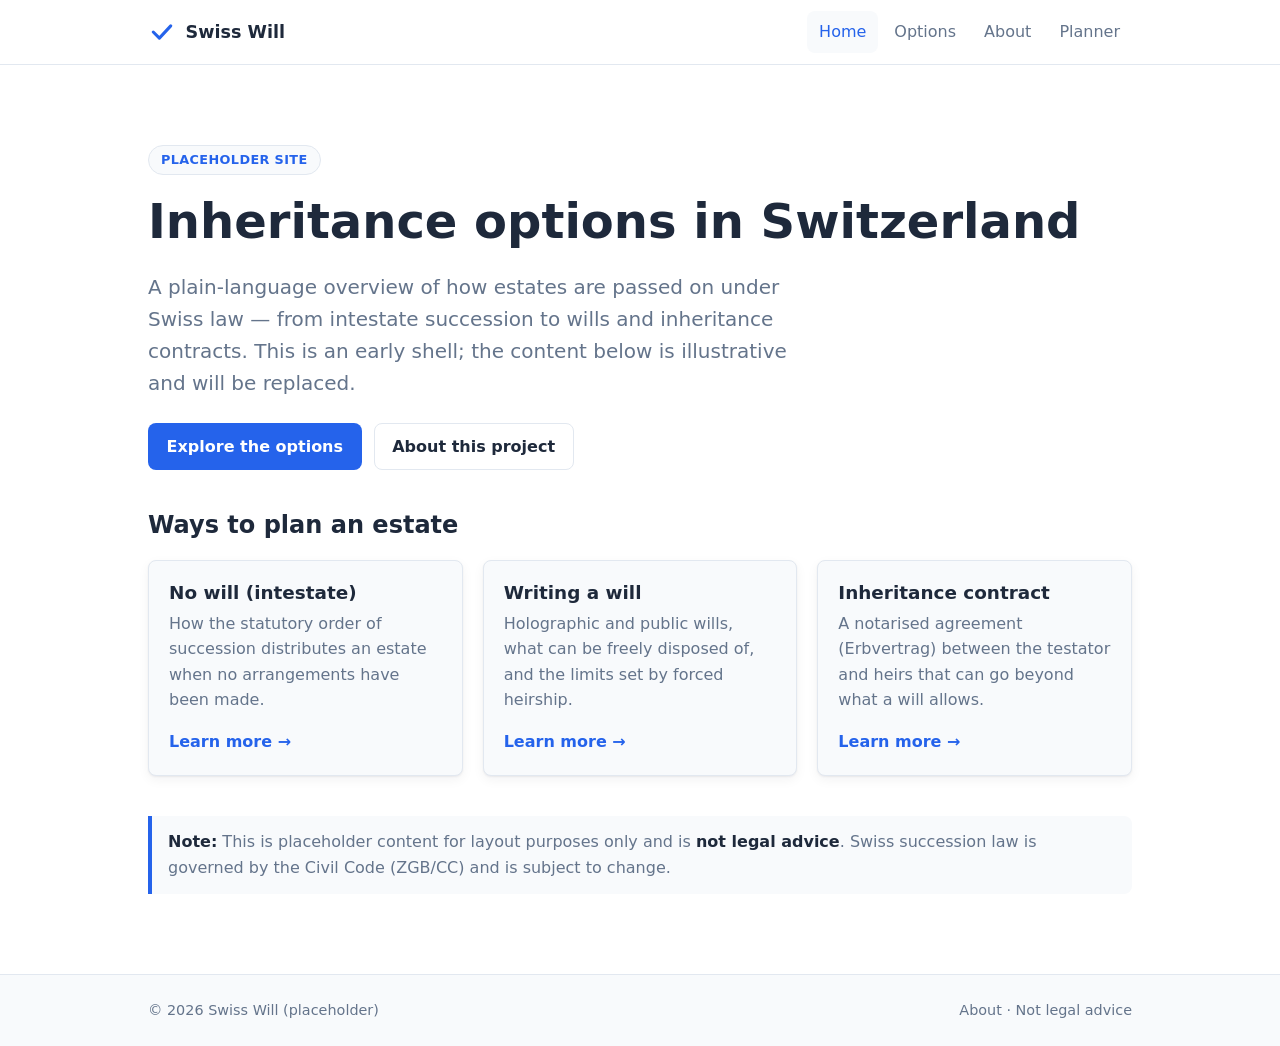
<file: index.html>
<!doctype html>
<html lang="en">
  <head>
    <meta charset="utf-8" />
    <meta name="viewport" content="width=device-width, initial-scale=1" />
    <meta name="color-scheme" content="light dark" />
    <title>Swiss Will — Inheritance options in Switzerland</title>
    <meta
      name="description"
      content="A placeholder site describing the options for inheritance and estate planning in Switzerland."
    />
    <link rel="icon" href="/assets/favicon.svg" type="image/svg+xml" />
    <link rel="stylesheet" href="/assets/css/styles.css" />
    <script defer src="/assets/js/main.js"></script>
  </head>
  <body data-page="home">
    <a class="skip-link" href="#main">Skip to content</a>

    <header class="site-header">
      <div class="container">
        <a class="brand" href="/">
          <img src="/assets/favicon.svg" alt="" />
          <span>Swiss Will</span>
        </a>
        <button
          class="nav-toggle"
          type="button"
          aria-expanded="false"
          aria-controls="primary-nav"
        >
          Menu
        </button>
        <nav class="site-nav" id="primary-nav" aria-label="Primary">
          <ul>
            <li><a data-nav="home" href="/">Home</a></li>
            <li><a data-nav="options" href="/options/">Options</a></li>
            <li><a data-nav="about" href="/about/">About</a></li>
            <li><a data-nav="planner" href="/planner/">Planner</a></li>
          </ul>
        </nav>
      </div>
    </header>

    <main id="main">
      <div class="container">
        <section class="hero">
          <span class="badge">Placeholder site</span>
          <h1>Inheritance options in Switzerland</h1>
          <p class="lead">
            A plain-language overview of how estates are passed on under Swiss
            law — from intestate succession to wills and inheritance contracts.
            This is an early shell; the content below is illustrative and will be
            replaced.
          </p>
          <div class="btn-row">
            <a class="btn btn-primary" href="/options/">Explore the options</a>
            <a class="btn btn-secondary" href="/about/">About this project</a>
          </div>
        </section>

        <section aria-labelledby="options-heading">
          <h2 id="options-heading">Ways to plan an estate</h2>
          <ul class="card-grid">
            <li class="card">
              <h3>No will (intestate)</h3>
              <p>
                How the statutory order of succession distributes an estate when
                no arrangements have been made.
              </p>
              <a href="/options/intestate/">Learn more &rarr;</a>
            </li>
            <li class="card">
              <h3>Writing a will</h3>
              <p>
                Holographic and public wills, what can be freely disposed of,
                and the limits set by forced heirship.
              </p>
              <a href="/options/will/">Learn more &rarr;</a>
            </li>
            <li class="card">
              <h3>Inheritance contract</h3>
              <p>
                A notarised agreement (Erbvertrag) between the testator and heirs
                that can go beyond what a will allows.
              </p>
              <a href="/options/inheritance-contract/">Learn more &rarr;</a>
            </li>
          </ul>
        </section>

        <section>
          <p class="note">
            <strong>Note:</strong> This is placeholder content for layout
            purposes only and is <strong>not legal advice</strong>. Swiss
            succession law is governed by the Civil Code (ZGB/CC) and is subject
            to change.
          </p>
        </section>
      </div>
    </main>

    <footer class="site-footer">
      <div class="container">
        <span>&copy; <span data-year>2026</span> Swiss Will (placeholder)</span>
        <span><a href="/about/">About</a> &middot; Not legal advice</span>
      </div>
    </footer>
  </body>
</html>
</file>
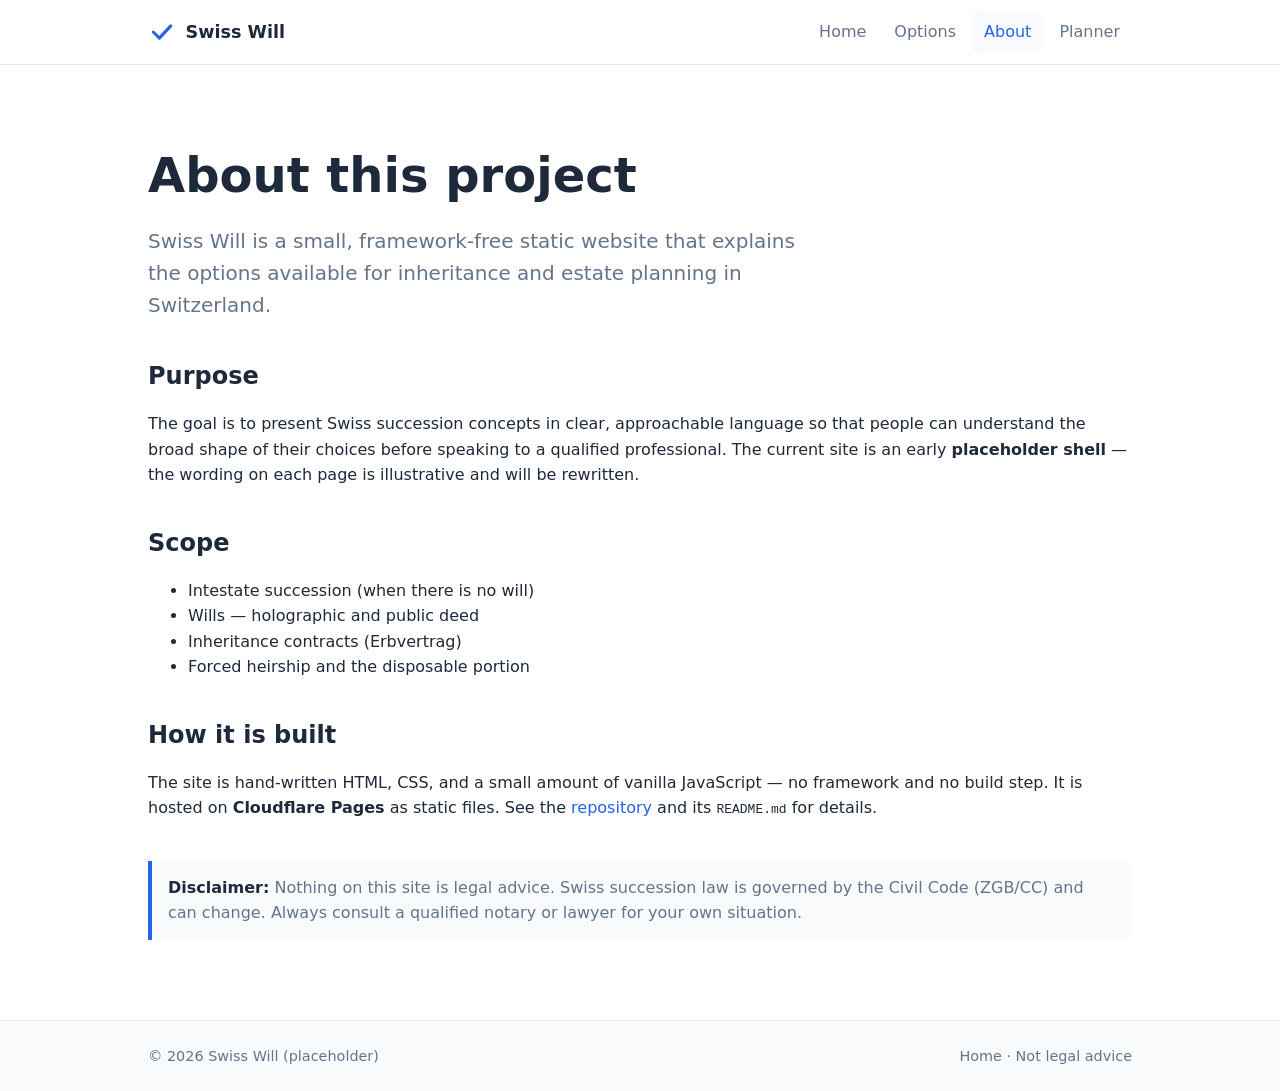
<file: about/index.html>
<!doctype html>
<html lang="en">
  <head>
    <meta charset="utf-8" />
    <meta name="viewport" content="width=device-width, initial-scale=1" />
    <meta name="color-scheme" content="light dark" />
    <title>About — Swiss Will</title>
    <meta
      name="description"
      content="About the Swiss Will placeholder project: purpose, scope, and disclaimer."
    />
    <link rel="icon" href="/assets/favicon.svg" type="image/svg+xml" />
    <link rel="stylesheet" href="/assets/css/styles.css" />
    <script defer src="/assets/js/main.js"></script>
  </head>
  <body data-page="about">
    <a class="skip-link" href="#main">Skip to content</a>

    <header class="site-header">
      <div class="container">
        <a class="brand" href="/">
          <img src="/assets/favicon.svg" alt="" />
          <span>Swiss Will</span>
        </a>
        <button
          class="nav-toggle"
          type="button"
          aria-expanded="false"
          aria-controls="primary-nav"
        >
          Menu
        </button>
        <nav class="site-nav" id="primary-nav" aria-label="Primary">
          <ul>
            <li><a data-nav="home" href="/">Home</a></li>
            <li><a data-nav="options" href="/options/">Options</a></li>
            <li><a data-nav="about" href="/about/">About</a></li>
            <li><a data-nav="planner" href="/planner/">Planner</a></li>
          </ul>
        </nav>
      </div>
    </header>

    <main id="main">
      <div class="container">
        <section class="hero">
          <h1>About this project</h1>
          <p class="lead">
            Swiss Will is a small, framework-free static website that explains
            the options available for inheritance and estate planning in
            Switzerland.
          </p>
        </section>

        <section>
          <h2>Purpose</h2>
          <p>
            The goal is to present Swiss succession concepts in clear,
            approachable language so that people can understand the broad shape
            of their choices before speaking to a qualified professional. The
            current site is an early <strong>placeholder shell</strong> — the
            wording on each page is illustrative and will be rewritten.
          </p>
        </section>

        <section>
          <h2>Scope</h2>
          <ul>
            <li>Intestate succession (when there is no will)</li>
            <li>Wills — holographic and public deed</li>
            <li>Inheritance contracts (Erbvertrag)</li>
            <li>Forced heirship and the disposable portion</li>
          </ul>
        </section>

        <section>
          <h2>How it is built</h2>
          <p>
            The site is hand-written HTML, CSS, and a small amount of vanilla
            JavaScript — no framework and no build step. It is hosted on
            <strong>Cloudflare Pages</strong> as static files. See the
            <a href="https://github.com/gcameron00/swiss-will">repository</a> and
            its <code>README.md</code> for details.
          </p>
        </section>

        <section>
          <p class="note">
            <strong>Disclaimer:</strong> Nothing on this site is legal advice.
            Swiss succession law is governed by the Civil Code (ZGB/CC) and can
            change. Always consult a qualified notary or lawyer for your own
            situation.
          </p>
        </section>
      </div>
    </main>

    <footer class="site-footer">
      <div class="container">
        <span>&copy; <span data-year>2026</span> Swiss Will (placeholder)</span>
        <span><a href="/">Home</a> &middot; Not legal advice</span>
      </div>
    </footer>
  </body>
</html>
</file>
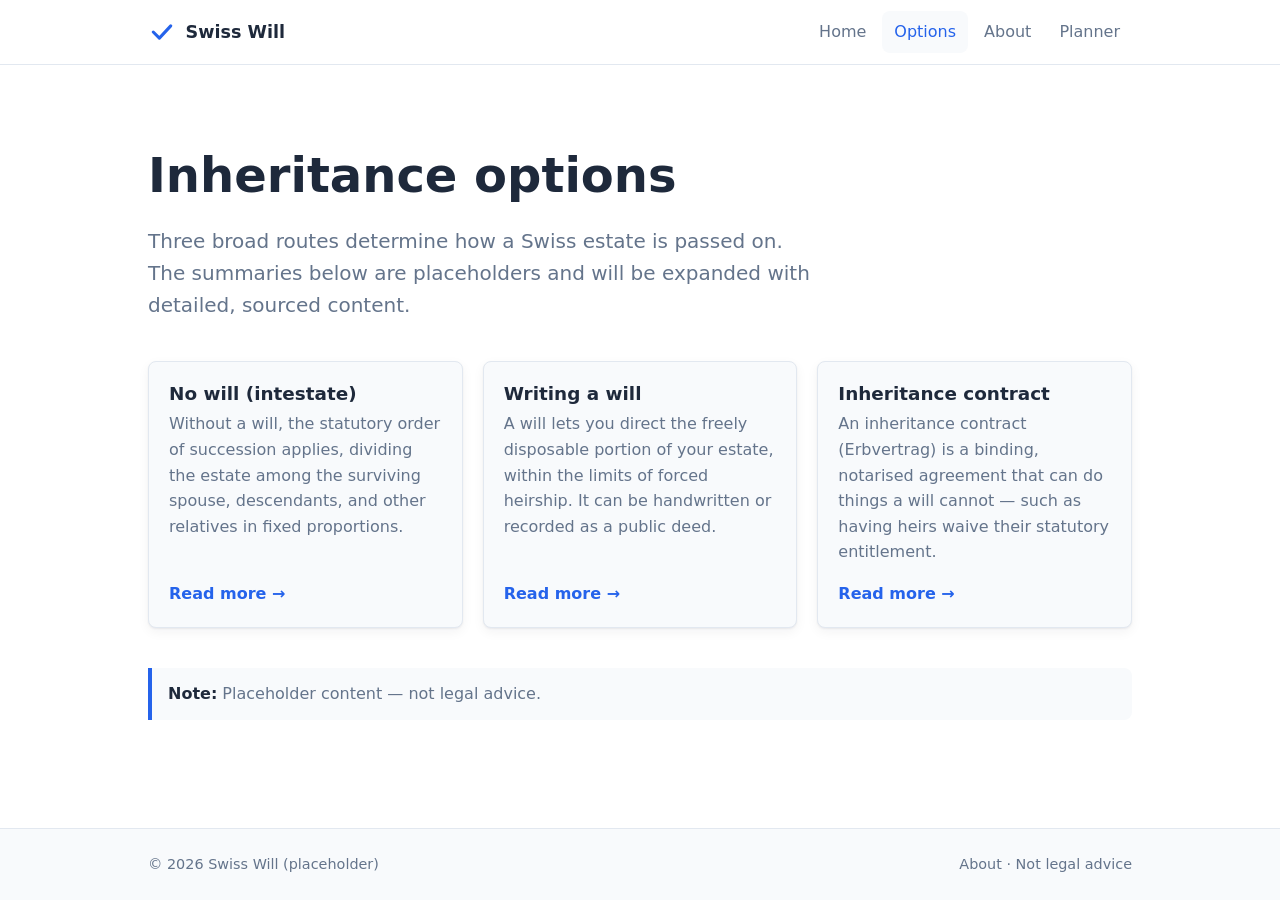
<file: options/index.html>
<!doctype html>
<html lang="en">
  <head>
    <meta charset="utf-8" />
    <meta name="viewport" content="width=device-width, initial-scale=1" />
    <meta name="color-scheme" content="light dark" />
    <title>Options — Swiss Will</title>
    <meta
      name="description"
      content="An overview of the inheritance and estate-planning options available under Swiss law."
    />
    <link rel="icon" href="/assets/favicon.svg" type="image/svg+xml" />
    <link rel="stylesheet" href="/assets/css/styles.css" />
    <script defer src="/assets/js/main.js"></script>
  </head>
  <body data-page="options">
    <a class="skip-link" href="#main">Skip to content</a>

    <header class="site-header">
      <div class="container">
        <a class="brand" href="/">
          <img src="/assets/favicon.svg" alt="" />
          <span>Swiss Will</span>
        </a>
        <button
          class="nav-toggle"
          type="button"
          aria-expanded="false"
          aria-controls="primary-nav"
        >
          Menu
        </button>
        <nav class="site-nav" id="primary-nav" aria-label="Primary">
          <ul>
            <li><a data-nav="home" href="/">Home</a></li>
            <li><a data-nav="options" href="/options/">Options</a></li>
            <li><a data-nav="about" href="/about/">About</a></li>
            <li><a data-nav="planner" href="/planner/">Planner</a></li>
          </ul>
        </nav>
      </div>
    </header>

    <main id="main">
      <div class="container">
        <section class="hero">
          <h1>Inheritance options</h1>
          <p class="lead">
            Three broad routes determine how a Swiss estate is passed on. The
            summaries below are placeholders and will be expanded with detailed,
            sourced content.
          </p>
        </section>

        <section aria-label="Available options">
          <ul class="card-grid">
            <li class="card">
              <h3>No will (intestate)</h3>
              <p>
                Without a will, the statutory order of succession applies,
                dividing the estate among the surviving spouse, descendants, and
                other relatives in fixed proportions.
              </p>
              <a href="/options/intestate/">Read more &rarr;</a>
            </li>
            <li class="card">
              <h3>Writing a will</h3>
              <p>
                A will lets you direct the freely disposable portion of your
                estate, within the limits of forced heirship. It can be
                handwritten or recorded as a public deed.
              </p>
              <a href="/options/will/">Read more &rarr;</a>
            </li>
            <li class="card">
              <h3>Inheritance contract</h3>
              <p>
                An inheritance contract (Erbvertrag) is a binding, notarised
                agreement that can do things a will cannot — such as having heirs
                waive their statutory entitlement.
              </p>
              <a href="/options/inheritance-contract/">Read more &rarr;</a>
            </li>
          </ul>
        </section>

        <section>
          <p class="note">
            <strong>Note:</strong> Placeholder content — not legal advice.
          </p>
        </section>
      </div>
    </main>

    <footer class="site-footer">
      <div class="container">
        <span>&copy; <span data-year>2026</span> Swiss Will (placeholder)</span>
        <span><a href="/about/">About</a> &middot; Not legal advice</span>
      </div>
    </footer>
  </body>
</html>
</file>
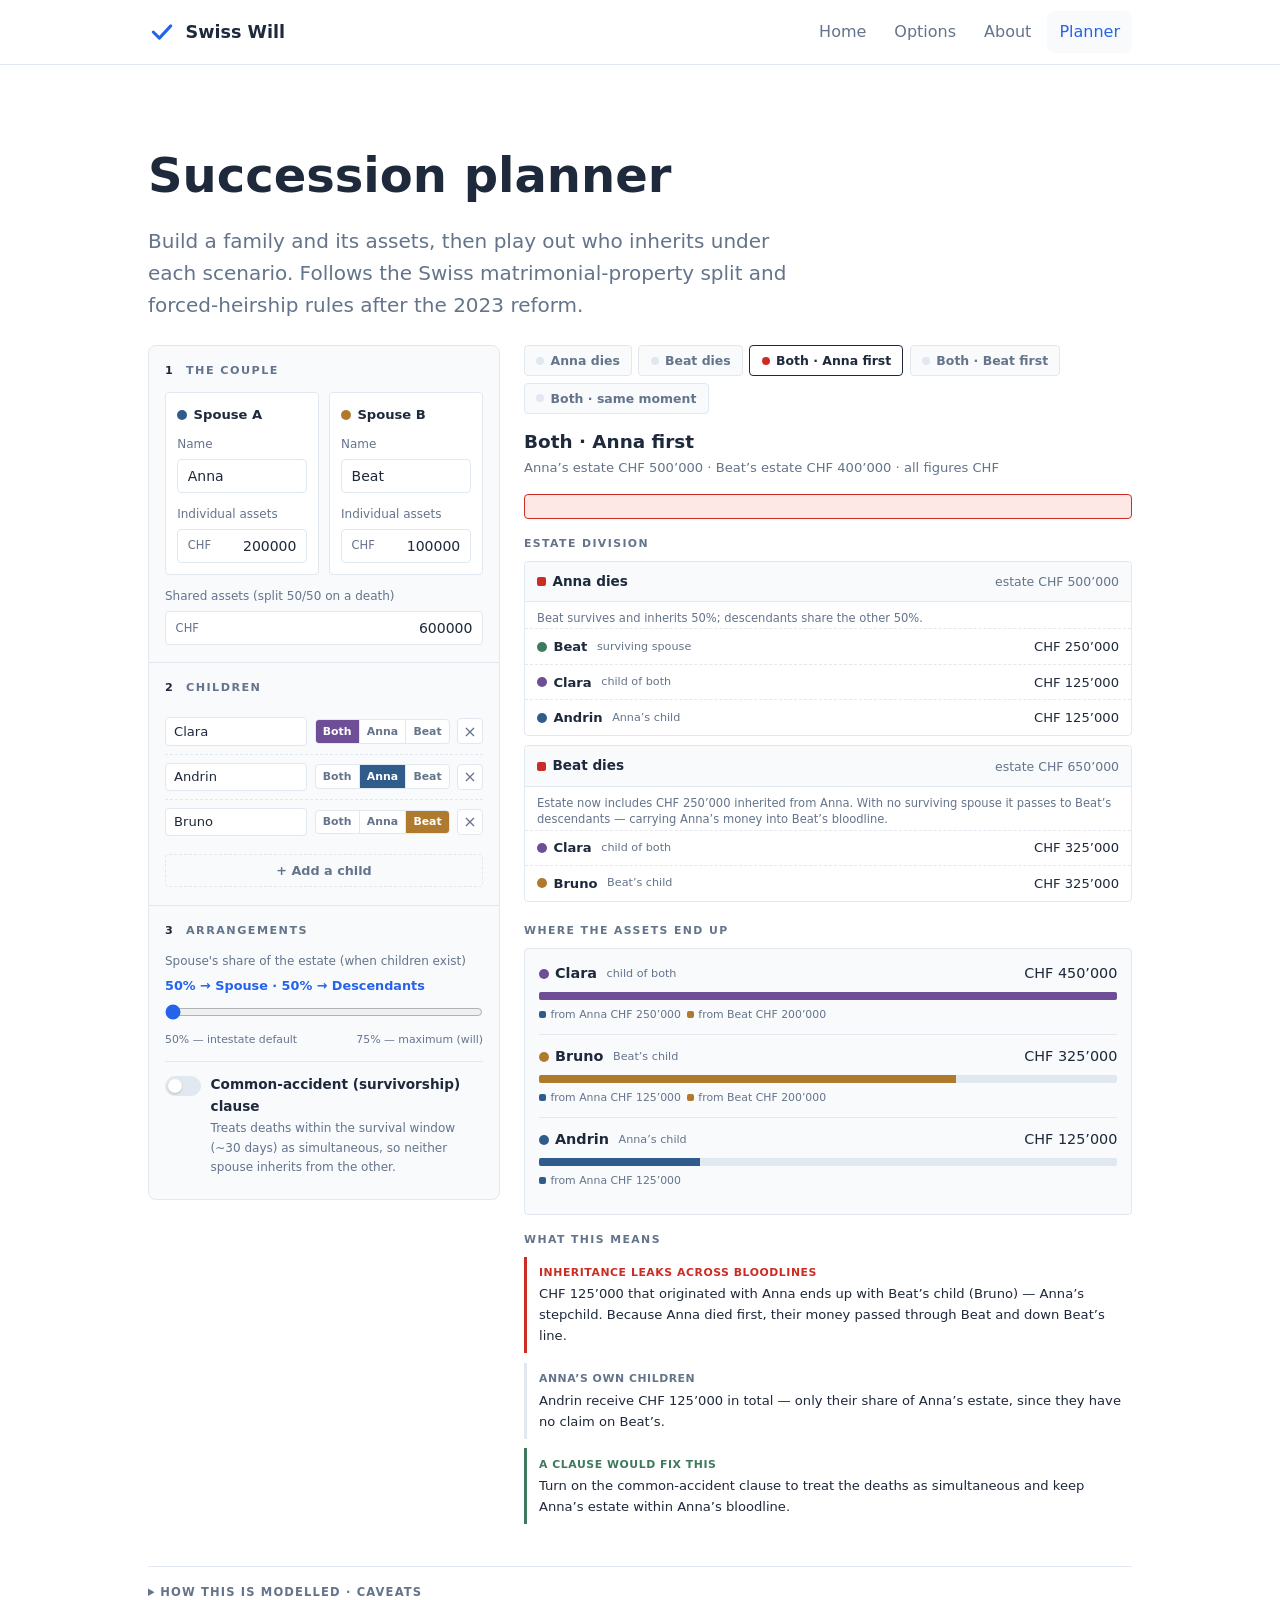
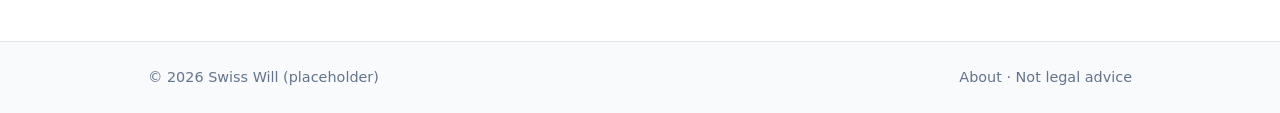
<file: planner/index.html>
<!doctype html>
<html lang="en">
  <head>
    <meta charset="utf-8" />
    <meta name="viewport" content="width=device-width, initial-scale=1" />
    <meta name="color-scheme" content="light dark" />
    <title>Succession Planner — Swiss Will</title>
    <meta
      name="description"
      content="Interactive Swiss succession planner: build a family, set asset values, and see who inherits under each scenario."
    />
    <link rel="icon" href="/assets/favicon.svg" type="image/svg+xml" />
    <link rel="stylesheet" href="/assets/css/styles.css" />
    <style>
      /* ── Family-line colour tokens ────────────────────────────────── */
      :root {
        --ln-A:       #2F5C8A;
        --ln-B:       #B07A2E;
        --ln-C:       #6E4E96;
        --ln-S:       #3F7A5F;
        --ln-O:       #8A867B;
        --ln-red:     #CB2D24;
        --ln-redsoft: #fde8e6;
      }
      @media (prefers-color-scheme: dark) {
        :root {
          --ln-A:       #5b9bd5;
          --ln-B:       #d4a555;
          --ln-C:       #a07bd6;
          --ln-S:       #5aaa7f;
          --ln-O:       #a09d95;
          --ln-redsoft: #3d1a18;
        }
      }

      /* ── Two-column planner grid ──────────────────────────────────── */
      .pl-grid {
        display: grid;
        grid-template-columns: minmax(0, 22rem) minmax(0, 1fr);
        gap: 1.5rem;
        align-items: start;
      }
      @media (max-width: 55rem) {
        .pl-grid { grid-template-columns: 1fr; }
      }

      /* ── Builder panel ────────────────────────────────────────────── */
      .pl-panel {
        background: var(--color-surface);
        border: 1px solid var(--color-border);
        border-radius: var(--radius);
        overflow: hidden;
      }
      .pl-sec { padding: 1rem 1rem 1.1rem; }
      .pl-sec + .pl-sec { border-top: 1px solid var(--color-border); }

      .pl-legend {
        font-size: .7rem;
        font-weight: 700;
        letter-spacing: .13em;
        text-transform: uppercase;
        color: var(--color-muted);
        margin: 0 0 .75rem;
        display: flex;
        align-items: center;
        gap: .4rem;
      }
      .pl-legend b { color: var(--color-text); }

      /* ── Form fields ──────────────────────────────────────────────── */
      .pl-field { margin-bottom: .75rem; }
      .pl-field:last-child { margin-bottom: 0; }
      .pl-lab {
        display: block;
        font-size: .75rem;
        font-weight: 500;
        color: var(--color-muted);
        margin-bottom: .3rem;
      }
      .pl-tin {
        display: flex;
        align-items: center;
        border: 1px solid var(--color-border);
        border-radius: calc(var(--radius) / 2);
        background: var(--color-bg);
        overflow: hidden;
        transition: border-color .15s;
      }
      .pl-tin:focus-within { border-color: var(--color-accent); }
      .pl-pre {
        font-size: .72rem;
        color: var(--color-muted);
        padding: 0 0 0 .6rem;
        user-select: none;
        white-space: nowrap;
      }
      .pl-tin input {
        border: 0;
        outline: 0;
        background: transparent;
        padding: .5rem .6rem;
        width: 100%;
        font-size: .875rem;
        color: var(--color-text);
        font-family: var(--font-sans);
      }
      .pl-num {
        text-align: right;
        font-variant-numeric: tabular-nums;
      }
      /* hide number spinners */
      .pl-num::-webkit-outer-spin-button,
      .pl-num::-webkit-inner-spin-button { -webkit-appearance: none; }
      .pl-num { -moz-appearance: textfield; }

      .pl-namein {
        border: 1px solid var(--color-border);
        border-radius: calc(var(--radius) / 2);
        background: var(--color-bg);
        padding: .5rem .6rem;
        width: 100%;
        font-size: .875rem;
        color: var(--color-text);
        font-family: var(--font-sans);
        outline: 0;
        transition: border-color .15s;
      }
      .pl-namein:focus { border-color: var(--color-accent); }

      /* ── Spouse two-col ───────────────────────────────────────────── */
      .pl-two { display: grid; grid-template-columns: 1fr 1fr; gap: .6rem; margin-bottom: .75rem; }
      .pl-who {
        border: 1px solid var(--color-border);
        border-radius: calc(var(--radius) / 2);
        padding: .7rem;
        background: var(--color-bg);
      }
      .pl-whohd {
        display: flex;
        align-items: center;
        gap: .4rem;
        margin-bottom: .6rem;
        font-weight: 600;
        font-size: .82rem;
      }
      .pl-dot {
        width: 10px;
        height: 10px;
        border-radius: 99px;
        flex: none;
        display: inline-block;
      }

      /* ── Children builder ─────────────────────────────────────────── */
      .pl-kid {
        display: flex;
        align-items: center;
        gap: .45rem;
        padding: .5rem 0;
        border-top: 1px dashed var(--color-border);
      }
      .pl-kid:first-child { border-top: 0; }
      .pl-kid .pl-namein { flex: 1; min-width: 0; font-size: .82rem; padding: .35rem .5rem; }
      .pl-seg {
        display: inline-flex;
        border: 1px solid var(--color-border);
        border-radius: calc(var(--radius) / 2);
        overflow: hidden;
        background: var(--color-bg);
        flex: none;
      }
      .pl-seg button {
        border: 0;
        background: transparent;
        padding: .3rem .45rem;
        font-size: .68rem;
        font-weight: 600;
        color: var(--color-muted);
        border-left: 1px solid var(--color-border);
        cursor: pointer;
        font-family: var(--font-sans);
        white-space: nowrap;
      }
      .pl-seg button:first-child { border-left: 0; }
      .pl-seg button.is-on { color: #fff; }
      .pl-xbtn {
        border: 1px solid var(--color-border);
        background: var(--color-bg);
        width: 26px;
        height: 26px;
        border-radius: calc(var(--radius) / 2);
        color: var(--color-muted);
        font-size: 1rem;
        cursor: pointer;
        flex: none;
        display: grid;
        place-items: center;
        padding: 0;
        font-family: var(--font-sans);
      }
      .pl-xbtn:hover { border-color: var(--ln-red); color: var(--ln-red); }
      .pl-addk {
        margin-top: .65rem;
        border: 1px dashed var(--color-border);
        background: transparent;
        width: 100%;
        padding: .5rem;
        border-radius: calc(var(--radius) / 2);
        font-size: .8rem;
        font-weight: 600;
        color: var(--color-muted);
        cursor: pointer;
        font-family: var(--font-sans);
      }
      .pl-addk:hover { border-color: var(--color-accent); color: var(--color-accent); }

      /* ── Slider ───────────────────────────────────────────────────── */
      .pl-slider-val {
        font-size: .8rem;
        font-weight: 600;
        color: var(--color-accent);
        margin-bottom: .35rem;
        font-variant-numeric: tabular-nums;
      }
      input[type="range"].pl-slider {
        width: 100%;
        accent-color: var(--color-accent);
        cursor: pointer;
        margin: 0;
      }
      .pl-slider-endpoints {
        display: flex;
        justify-content: space-between;
        font-size: .68rem;
        color: var(--color-muted);
        margin-top: .25rem;
      }

      /* ── Clause toggle ────────────────────────────────────────────── */
      .pl-tog {
        display: flex;
        align-items: flex-start;
        gap: .6rem;
        padding: .75rem 0 .25rem;
        cursor: pointer;
        border-top: 1px solid var(--color-border);
      }
      .pl-sw {
        width: 36px;
        height: 20px;
        border-radius: 99px;
        border: 1px solid var(--color-border);
        background: var(--color-border);
        position: relative;
        flex: none;
        transition: background .18s, border-color .18s;
        margin-top: 2px;
      }
      .pl-sw::after {
        content: '';
        position: absolute;
        top: 2px;
        left: 2px;
        width: 14px;
        height: 14px;
        border-radius: 99px;
        background: #fff;
        box-shadow: 0 1px 2px rgba(0,0,0,.2);
        transition: left .18s;
      }
      .pl-sw.is-on { background: var(--color-accent); border-color: var(--color-accent); }
      .pl-sw.is-on::after { left: 18px; }
      .pl-togtxt b { font-size: .85rem; font-weight: 600; display: block; }
      .pl-togtxt span { font-size: .75rem; color: var(--color-muted); display: block; margin-top: 2px; max-width: 36ch; }

      /* ── Scenario tabs ────────────────────────────────────────────── */
      .pl-tabs { display: flex; flex-wrap: wrap; gap: .4rem; margin-bottom: 1rem; }
      .pl-tab {
        border: 1px solid var(--color-border);
        background: var(--color-surface);
        border-radius: calc(var(--radius) / 2);
        padding: .45rem .7rem;
        font-size: .78rem;
        font-weight: 600;
        color: var(--color-muted);
        display: flex;
        align-items: center;
        gap: .4rem;
        cursor: pointer;
        font-family: var(--font-sans);
      }
      .pl-skull { width: 8px; height: 8px; border-radius: 99px; background: var(--color-border); flex: none; }
      .pl-tab.is-active { border-color: var(--color-text); color: var(--color-text); background: var(--color-bg); }
      .pl-tab.is-active .pl-skull { background: var(--ln-red); }

      /* ── Result header ────────────────────────────────────────────── */
      .pl-rsum { font-size: 1.15rem; font-weight: 700; margin: 0 0 .2rem; line-height: 1.3; }
      .pl-rsub { color: var(--color-muted); font-size: .82rem; margin: 0 0 1rem; font-variant-numeric: tabular-nums; }

      /* ── Banner ───────────────────────────────────────────────────── */
      .pl-banner {
        display: flex;
        gap: .6rem;
        align-items: flex-start;
        border: 1px solid var(--ln-red);
        background: var(--ln-redsoft);
        border-radius: calc(var(--radius) / 2);
        padding: .7rem .8rem;
        margin-bottom: 1rem;
        color: #7a2e29;
      }
      @media (prefers-color-scheme: dark) { .pl-banner { color: #f8a9a5; } }
      .pl-bdot { width: 12px; height: 12px; border-radius: 2px; background: var(--ln-red); flex: none; margin-top: 2px; }
      .pl-banner b { font-size: .82rem; display: block; margin-bottom: 2px; }
      .pl-banner p { margin: 0; font-size: .78rem; }

      /* ── Events ───────────────────────────────────────────────────── */
      .pl-legend-sm {
        font-size: .68rem;
        font-weight: 700;
        letter-spacing: .13em;
        text-transform: uppercase;
        color: var(--color-muted);
        margin-bottom: .55rem;
      }
      .pl-event {
        border: 1px solid var(--color-border);
        border-radius: calc(var(--radius) / 2);
        background: var(--color-bg);
        margin-bottom: .6rem;
        overflow: hidden;
      }
      .pl-evhd {
        display: flex;
        align-items: baseline;
        justify-content: space-between;
        gap: .5rem;
        padding: .55rem .75rem;
        border-bottom: 1px solid var(--color-border);
        background: var(--color-surface);
      }
      .pl-who2 { display: flex; align-items: center; gap: .4rem; font-weight: 600; font-size: .85rem; }
      .pl-rd { width: 9px; height: 9px; border-radius: 2px; background: var(--ln-red); flex: none; }
      .pl-est { font-size: .78rem; color: var(--color-muted); font-variant-numeric: tabular-nums; }
      .pl-evnote { font-size: .72rem; color: var(--color-muted); padding: .5rem .75rem .1rem; line-height: 1.45; }
      .pl-recip {
        display: flex;
        align-items: center;
        gap: .5rem;
        padding: .42rem .75rem;
        border-top: 1px dashed var(--color-border);
      }
      .pl-recip-nm { display: flex; align-items: center; gap: .4rem; min-width: 0; flex: 1; }
      .pl-recip-nm b { font-weight: 600; font-size: .82rem; white-space: nowrap; overflow: hidden; text-overflow: ellipsis; }
      .pl-role { font-size: .7rem; color: var(--color-muted); margin-left: .2rem; white-space: nowrap; }
      .pl-amt { font-size: .82rem; font-variant-numeric: tabular-nums; white-space: nowrap; }

      /* ── Final holdings ───────────────────────────────────────────── */
      .pl-final {
        border: 1px solid var(--color-border);
        border-radius: calc(var(--radius) / 2);
        background: var(--color-surface);
        padding: .85rem;
      }
      .pl-hrow { padding: .65rem 0; border-top: 1px solid var(--color-border); }
      .pl-hrow:first-child { border-top: 0; padding-top: 0; }
      .pl-htop { display: flex; align-items: center; gap: .4rem; margin-bottom: .4rem; }
      .pl-htop b { font-weight: 600; font-size: .9rem; }
      .pl-hamt { font-size: .9rem; font-variant-numeric: tabular-nums; font-weight: 500; margin-left: auto; white-space: nowrap; }
      .pl-bar { height: 8px; border-radius: 2px; background: var(--color-border); overflow: hidden; display: flex; }
      .pl-bar i { display: block; height: 100%; }
      .pl-src { display: flex; gap: .35rem; margin-top: .4rem; flex-wrap: wrap; }
      .pl-chip { font-size: .68rem; color: var(--color-muted); display: inline-flex; align-items: center; gap: .3rem; }
      .pl-chip i { width: 7px; height: 7px; border-radius: 2px; display: inline-block; flex: none; font-style: normal; }

      /* ── Insights ─────────────────────────────────────────────────── */
      .pl-ins { margin-top: 1rem; }
      .pl-icard { border-left: 3px solid var(--color-border); padding: .45rem 0 .45rem .75rem; margin-bottom: .6rem; }
      .pl-icard.warn { border-color: var(--ln-red); }
      .pl-icard.good { border-color: var(--ln-S); }
      .pl-icard b { font-size: .68rem; font-weight: 700; letter-spacing: .05em; text-transform: uppercase; display: block; margin-bottom: 2px; color: var(--color-muted); }
      .pl-icard.warn b { color: var(--ln-red); }
      .pl-icard.good b { color: var(--ln-S); }
      .pl-icard p { margin: 0; font-size: .82rem; }

      /* ── Caveats ──────────────────────────────────────────────────── */
      .pl-notes { margin-top: 2rem; border-top: 1px solid var(--color-border); padding-top: 1rem; }
      .pl-notes summary { font-size: .72rem; font-weight: 700; letter-spacing: .1em; text-transform: uppercase; color: var(--color-muted); cursor: pointer; }
      .pl-notes ul { margin: .75rem 0 0; padding-left: 1.1rem; color: var(--color-muted); font-size: .82rem; }
      .pl-notes li { margin-bottom: .4rem; line-height: 1.55; }
    </style>
  </head>
  <body data-page="planner">
    <a class="skip-link" href="#main">Skip to content</a>

    <header class="site-header">
      <div class="container">
        <a class="brand" href="/">
          <img src="/assets/favicon.svg" alt="" />
          <span>Swiss Will</span>
        </a>
        <button
          class="nav-toggle"
          type="button"
          aria-expanded="false"
          aria-controls="primary-nav"
        >
          Menu
        </button>
        <nav class="site-nav" id="primary-nav" aria-label="Primary">
          <ul>
            <li><a data-nav="home" href="/">Home</a></li>
            <li><a data-nav="options" href="/options/">Options</a></li>
            <li><a data-nav="about" href="/about/">About</a></li>
            <li><a data-nav="planner" href="/planner/">Planner</a></li>
          </ul>
        </nav>
      </div>
    </header>

    <main id="main">
      <div class="container">

        <section class="hero" style="margin-bottom:1.5rem">
          <h1>Succession planner</h1>
          <p class="lead">
            Build a family and its assets, then play out who inherits under each
            scenario. Follows the Swiss matrimonial-property split and
            forced-heirship rules after the 2023 reform.
          </p>
        </section>

        <div class="pl-grid">

          <!-- ── BUILDER ──────────────────────────────────────────── -->
          <div class="pl-panel">

            <!-- 1 · The couple -->
            <div class="pl-sec">
              <div class="pl-legend"><b>1</b>&nbsp;The couple</div>
              <div class="pl-two">

                <div class="pl-who">
                  <div class="pl-whohd">
                    <span class="pl-dot" style="background:var(--ln-A)"></span>Spouse A
                  </div>
                  <div class="pl-field">
                    <label class="pl-lab" for="pl-a-name">Name</label>
                    <input class="pl-namein" id="pl-a-name" type="text" value="Anna" autocomplete="off" />
                  </div>
                  <div class="pl-field">
                    <label class="pl-lab" for="pl-a-assets">Individual assets</label>
                    <div class="pl-tin">
                      <span class="pl-pre">CHF</span>
                      <input class="pl-num" id="pl-a-assets" type="number" value="200000" min="0" />
                    </div>
                  </div>
                </div>

                <div class="pl-who">
                  <div class="pl-whohd">
                    <span class="pl-dot" style="background:var(--ln-B)"></span>Spouse B
                  </div>
                  <div class="pl-field">
                    <label class="pl-lab" for="pl-b-name">Name</label>
                    <input class="pl-namein" id="pl-b-name" type="text" value="Beat" autocomplete="off" />
                  </div>
                  <div class="pl-field">
                    <label class="pl-lab" for="pl-b-assets">Individual assets</label>
                    <div class="pl-tin">
                      <span class="pl-pre">CHF</span>
                      <input class="pl-num" id="pl-b-assets" type="number" value="100000" min="0" />
                    </div>
                  </div>
                </div>

              </div>
              <div class="pl-field">
                <label class="pl-lab" for="pl-shared">Shared assets (split 50/50 on a death)</label>
                <div class="pl-tin">
                  <span class="pl-pre">CHF</span>
                  <input class="pl-num" id="pl-shared" type="number" value="600000" min="0" />
                </div>
              </div>
            </div>

            <!-- 2 · Children -->
            <div class="pl-sec">
              <div class="pl-legend"><b>2</b>&nbsp;Children</div>
              <div id="pl-kids"></div>
              <button class="pl-addk" id="pl-add-kid" type="button">+ Add a child</button>
            </div>

            <!-- 3 · Arrangements -->
            <div class="pl-sec">
              <div class="pl-legend"><b>3</b>&nbsp;Arrangements</div>

              <div class="pl-field">
                <label class="pl-lab" for="pl-spouse-slider">
                  Spouse's share of the estate (when children exist)
                </label>
                <div class="pl-slider-val" id="pl-slider-label" aria-live="polite">
                  50% &rarr; Spouse &middot; 50% &rarr; Descendants
                </div>
                <input
                  class="pl-slider"
                  id="pl-spouse-slider"
                  type="range"
                  min="50"
                  max="75"
                  step="1"
                  value="50"
                  aria-label="Spouse's share percentage"
                />
                <div class="pl-slider-endpoints">
                  <span>50% — intestate default</span>
                  <span>75% — maximum (will)</span>
                </div>
              </div>

              <div
                class="pl-tog"
                id="pl-clause-btn"
                role="button"
                tabindex="0"
                aria-pressed="false"
              >
                <span class="pl-sw"></span>
                <span class="pl-togtxt">
                  <b>Common-accident (survivorship) clause</b>
                  <span>Treats deaths within the survival window (~30 days) as simultaneous, so neither spouse inherits from the other.</span>
                </span>
              </div>
            </div>

          </div><!-- /pl-panel -->

          <!-- ── RESULTS ──────────────────────────────────────────── -->
          <div>
            <div class="pl-tabs" id="pl-tabs"></div>

            <h2 class="pl-rsum" id="pl-scen-label"></h2>
            <p class="pl-rsub" id="pl-estates"></p>

            <div class="pl-banner" id="pl-banner" hidden></div>

            <div class="pl-legend-sm">Estate division</div>
            <div id="pl-events"></div>

            <div class="pl-legend-sm" style="margin-top:1.25rem">Where the assets end up</div>
            <div class="pl-final" id="pl-holdings"></div>

            <div class="pl-ins" id="pl-insights" hidden>
              <div class="pl-legend-sm">What this means</div>
              <div id="pl-ins-list"></div>
            </div>
          </div>

        </div><!-- /pl-grid -->

        <details class="pl-notes">
          <summary>How this is modelled &middot; caveats</summary>
          <ul>
            <li>Compulsory portions use the <strong>post-2023</strong> reform: spouse and descendants each keep half of their statutory share; parents have no compulsory portion.</li>
            <li>Shared assets are split <strong>50/50</strong> on a death as a simplified stand-in for the default matrimonial regime (participation in acquired property). A surviving spouse keeps their own assets plus half the shared pot before any inheritance happens.</li>
            <li>Only a spouse's <strong>own descendants</strong> (common children plus that spouse's individual children) inherit from them — stepchildren take nothing by intestacy.</li>
            <li>The sequential cases assume the first death's inheritance fully passes before the second death. The common-accident clause collapses both into a simultaneous death (Art. 32 ZGB presumption).</li>
            <li>The slider sets the spouse's share when descendants exist. At 50% this matches the intestate default; at 75% it reflects a will giving the spouse the maximum permitted under Swiss forced heirship (children's compulsory portion = 25%).</li>
            <li>Pillar 3a, life-insurance beneficiary designations, lifetime gifts, cantonal inheritance tax, and the no-descendants/parental-line cases are out of scope. This is an illustration, not legal advice.</li>
          </ul>
        </details>

      </div><!-- /container -->
    </main>

    <footer class="site-footer">
      <div class="container">
        <span>&copy; <span data-year>2026</span> Swiss Will (placeholder)</span>
        <span><a href="/about/">About</a> &middot; Not legal advice</span>
      </div>
    </footer>

    <script defer src="/assets/js/main.js"></script>
    <script>
    (function () {
      'use strict';

      // ── State ────────────────────────────────────────────────────────────
      const state = {
        a: { name: 'Anna', assets: 200000 },
        b: { name: 'Beat', assets: 100000 },
        shared: 600000,
        kids: [
          { id: 'k1', name: 'Clara',  parent: 'common' },
          { id: 'k2', name: 'Andrin', parent: 'A' },
          { id: 'k3', name: 'Bruno',  parent: 'B' }
        ],
        spousePercent: 50,
        clause: false,
        scenario: 'A_first'
      };

      // ── Helpers ──────────────────────────────────────────────────────────
      function fmt(n) {
        const neg = n < -0.5;
        const r = Math.round(Math.abs(n)).toString().replace(/\B(?=(\d{3})+(?!\d))/g, '’');
        return (neg ? '−' : '') + r;
      }

      const lineColor = {
        A: 'var(--ln-A)', B: 'var(--ln-B)', common: 'var(--ln-C)',
        spouse: 'var(--ln-S)', other: 'var(--ln-O)', own: 'var(--ln-S)'
      };

      function esc(s) {
        return String(s)
          .replace(/&/g, '&amp;').replace(/</g, '&lt;')
          .replace(/>/g, '&gt;').replace(/"/g, '&quot;');
      }

      function srcObj(key, val) {
        const o = {}; o[key] = val; return o;
      }

      // ── Calculation engine ───────────────────────────────────────────────
      function compute() {
        const { a, b, shared, kids, spousePercent, clause, scenario: sc } = state;
        const estateA = a.assets + shared / 2;
        const estateB = b.assets + shared / 2;
        const spouseFrac = spousePercent / 100;
        const descFrac   = 1 - spouseFrac;
        const names = { A: a.name || 'Spouse A', B: b.name || 'Spouse B' };

        function roleK(p) {
          return p === 'common' ? 'child of both'
            : p === 'A' ? names.A + '’s child'
            : names.B + '’s child';
        }

        function fracs(deceased, spouseAlive) {
          const other = deceased === 'A' ? 'B' : 'A';
          const desc = kids.filter(c => c.parent === 'common' || c.parent === deceased);
          const out = [];
          if (spouseAlive) {
            if (desc.length) {
              out.push({ id: 'sp-' + other, name: names[other], line: 'spouse', role: 'surviving spouse', frac: spouseFrac });
              desc.forEach(c => out.push({ id: c.id, name: c.name || 'Child', line: c.parent, role: roleK(c.parent), frac: descFrac / desc.length }));
            } else {
              out.push({ id: 'sp-' + other, name: names[other], line: 'spouse', role: 'surviving spouse (no descendants)', frac: 1 });
            }
          } else {
            if (desc.length) {
              desc.forEach(c => out.push({ id: c.id, name: c.name || 'Child', line: c.parent, role: roleK(c.parent), frac: 1 / desc.length }));
            } else {
              out.push({ id: 'oth-' + deceased, name: 'Other heirs', line: 'other', role: 'parents / siblings / canton', frac: 1 });
            }
          }
          return out;
        }

        function applyFracs(recips, srcMap) {
          const total = (srcMap.A || 0) + (srcMap.B || 0) + (srcMap.own || 0);
          return recips.map(r => ({
            ...r,
            amount: r.frac * total,
            bySource: { A: r.frac * (srcMap.A || 0), B: r.frac * (srcMap.B || 0), own: r.frac * (srcMap.own || 0) }
          }));
        }

        const holdMap = {};
        function addHolding(id, name, line, role, amount, bySource) {
          if (amount <= 0.5) return;
          if (!holdMap[id]) holdMap[id] = { id, name, line, role, total: 0, bySource: { A: 0, B: 0, own: 0 } };
          holdMap[id].total += amount;
          holdMap[id].bySource.A   += (bySource.A   || 0);
          holdMap[id].bySource.B   += (bySource.B   || 0);
          holdMap[id].bySource.own += (bySource.own || 0);
        }

        const events = [];
        let banner = null;
        const clauseOverride = clause && (sc === 'A_first' || sc === 'B_first');
        const bothDie = sc === 'A_first' || sc === 'B_first' || sc === 'simultaneous';

        function splitNote(survivorName, isFirst) {
          const sp = spousePercent, dp = 100 - sp;
          if (sp === 50) return isFirst
            ? `Statutory (intestate) split: 50% to ${survivorName}, 50% shared among descendants.`
            : `${survivorName} survives and inherits 50%; descendants share the other 50%.`;
          if (sp === 75) return isFirst
            ? `Will maximises spouse: ${survivorName} receives 75%; descendants take their protected 25%.`
            : `${survivorName} survives and (per the will) takes 75%; descendants take their protected 25%.`;
          return isFirst
            ? `Will gives ${sp}% to ${survivorName}; descendants share the remaining ${dp}%.`
            : `${survivorName} survives; will gives ${sp}% to them, descendants share ${dp}%.`;
        }

        function singleDeath(dec) {
          const sur = dec === 'A' ? 'B' : 'A';
          const estate = dec === 'A' ? estateA : estateB;
          const surRetained = (sur === 'A' ? a.assets : b.assets) + shared / 2;
          addHolding('sp-' + sur, names[sur], 'spouse', 'surviving spouse', surRetained, { own: surRetained });
          const flows = applyFracs(fracs(dec, true), srcObj(dec, estate));
          flows.forEach(f => addHolding(f.id, f.name, f.line, f.role, f.amount, f.bySource));
          events.push({ who: dec, estate, note: splitNote(names[sur], true), recips: flows });
        }

        if (sc === 'A_only') {
          singleDeath('A');
        } else if (sc === 'B_only') {
          singleDeath('B');
        } else if (sc === 'simultaneous' || clauseOverride) {
          if (clauseOverride) {
            banner = {
              t: 'Common-accident clause applied',
              p: 'Both deaths fall inside the survival window, so the order is ignored. Neither spouse inherits from the other — each estate passes straight down its own bloodline.'
            };
          }
          const fa = applyFracs(fracs('A', false), { A: estateA });
          const fb = applyFracs(fracs('B', false), { B: estateB });
          fa.forEach(f => addHolding(f.id, f.name, f.line, f.role, f.amount, f.bySource));
          fb.forEach(f => addHolding(f.id, f.name, f.line, f.role, f.amount, f.bySource));
          events.push({ who: 'A', estate: estateA, note: `No surviving spouse — passes to ${names.A}’s descendants.`, recips: fa });
          events.push({ who: 'B', estate: estateB, note: `No surviving spouse — passes to ${names.B}’s descendants.`, recips: fb });
        } else {
          const first  = sc === 'A_first' ? 'A' : 'B';
          const second = first === 'A' ? 'B' : 'A';
          const estate1   = first  === 'A' ? estateA : estateB;
          const estate2own = second === 'A' ? estateA : estateB;

          const r1 = applyFracs(fracs(first, true), srcObj(first, estate1));
          const spouseInherit = r1.filter(f => f.line === 'spouse').reduce((s, f) => s + f.amount, 0);
          r1.filter(f => f.line !== 'spouse').forEach(f => addHolding(f.id, f.name, f.line, f.role, f.amount, f.bySource));
          events.push({ who: first, estate: estate1, note: splitNote(names[second], false), recips: r1 });

          const srcMap2 = srcObj(first, spouseInherit);
          srcMap2[second] = estate2own;
          const r2 = applyFracs(fracs(second, false), srcMap2);
          r2.forEach(f => addHolding(f.id, f.name, f.line, f.role, f.amount, f.bySource));
          events.push({
            who: second, estate: spouseInherit + estate2own,
            note: `Estate now includes CHF ${fmt(spouseInherit)} inherited from ${names[first]}. With no surviving spouse it passes to ${names[second]}’s descendants — carrying ${names[first]}’s money into ${names[second]}’s bloodline.`,
            recips: r2
          });
        }

        const holdings = Object.values(holdMap).sort((x, y) => y.total - x.total);

        // ── Insights ──────────────────────────────────────────────────────
        const aOnly = kids.filter(c => c.parent === 'A');
        const bOnly = kids.filter(c => c.parent === 'B');
        const ins = [];

        if (sc === 'A_only' || sc === 'B_only') {
          const dec  = sc === 'A_only' ? 'A' : 'B';
          const sur  = dec === 'A' ? 'B' : 'A';
          const step = dec === 'A' ? bOnly : aOnly;
          if (step.length) {
            ins.push({ type: 'warn', t: 'Stepchildren excluded', p: `${names[sur]}’s own ${step.length === 1 ? 'child' : 'children'} (${step.map(k => k.name || '?').join(', ')}) ${step.length === 1 ? 'is' : 'are'} not a descendant of ${names[dec]} and inherit${step.length === 1 ? 's' : ''} nothing from this estate.` });
          }
          ins.push({ type: '', t: 'Property vs. inheritance', p: `${names[sur]} first keeps their own assets and half of the shared pot as a property settlement — only ${names[dec]}’s CHF ${fmt(dec === 'A' ? estateA : estateB)} is actually inherited.` });
          if (spousePercent > 50) ins.push({ type: 'good', t: 'Will in effect', p: `The will gives ${spousePercent}% to ${names[sur]}, leaving descendants only their protected ${100 - spousePercent}%.` });
        }

        if (bothDie) {
          if (clauseOverride || sc === 'simultaneous') {
            ins.push({ type: 'good', t: 'Bloodlines stay separate', p: `Each estate flows only to its own descendants. ${names.A}’s assets reach ${names.A}’s children and ${names.B}’s reach ${names.B}’s — no cross-over.` });
          } else {
            const first  = sc === 'A_first' ? 'A' : 'B';
            const second = first === 'A' ? 'B' : 'A';
            const stepOfFirst = first === 'A' ? bOnly : aOnly;
            const ownOfFirst  = first === 'A' ? aOnly : bOnly;
            const leaked = holdings
              .filter(h => h.line === second)
              .reduce((s, h) => s + (h.bySource[first] || 0), 0);
            if (leaked > 0.5 && stepOfFirst.length) {
              ins.push({ type: 'warn', t: 'Inheritance leaks across bloodlines', p: `CHF ${fmt(leaked)} that originated with ${names[first]} ends up with ${names[second]}’s ${stepOfFirst.length === 1 ? 'child' : 'children'} (${stepOfFirst.map(k => k.name || '?').join(', ')}) — ${names[first]}’s stepchild${stepOfFirst.length === 1 ? '' : 'ren'}. Because ${names[first]} died first, their money passed through ${names[second]} and down ${names[second]}’s line.` });
            }
            if (ownOfFirst.length) {
              const ownGot = holdings
                .filter(h => ownOfFirst.some(k => k.id === h.id))
                .reduce((s, h) => s + h.total, 0);
              ins.push({ type: '', t: `${names[first]}’s own children`, p: `${ownOfFirst.map(k => k.name || '?').join(', ')} receive CHF ${fmt(ownGot)} in total — only their share of ${names[first]}’s estate, since they have no claim on ${names[second]}’s.` });
            }
            ins.push({ type: 'good', t: 'A clause would fix this', p: `Turn on the common-accident clause to treat the deaths as simultaneous and keep ${names[first]}’s estate within ${names[first]}’s bloodline.` });
          }
        }

        return { estateA, estateB, events, holdings, banner, ins, names };
      }

      // ── DOM render ───────────────────────────────────────────────────────
      function render() {
        const result = compute();
        const { names, estateA, estateB, events, holdings, banner, ins } = result;
        const sc = state.scenario;

        // Tabs
        const tabs = [
          { id: 'A_only',       label: `${names.A} dies` },
          { id: 'B_only',       label: `${names.B} dies` },
          { id: 'A_first',      label: `Both · ${names.A} first` },
          { id: 'B_first',      label: `Both · ${names.B} first` },
          { id: 'simultaneous', label: 'Both · same moment' }
        ];
        document.getElementById('pl-tabs').innerHTML = tabs.map(t =>
          `<button class="pl-tab${sc === t.id ? ' is-active' : ''}" data-scenario="${t.id}">` +
          `<span class="pl-skull"></span>${esc(t.label)}</button>`
        ).join('');

        // Scenario header
        document.getElementById('pl-scen-label').textContent = tabs.find(t => t.id === sc).label;
        document.getElementById('pl-estates').textContent =
          `${names.A}’s estate CHF ${fmt(estateA)} · ${names.B}’s estate CHF ${fmt(estateB)} · all figures CHF`;

        // Banner
        const bannerEl = document.getElementById('pl-banner');
        if (banner) {
          bannerEl.innerHTML = `<span class="pl-bdot"></span><div><b>${esc(banner.t)}</b><p>${esc(banner.p)}</p></div>`;
          bannerEl.hidden = false;
        } else {
          bannerEl.hidden = true;
          bannerEl.innerHTML = '';
        }

        // Events
        document.getElementById('pl-events').innerHTML = events.map(ev =>
          `<div class="pl-event">` +
          `<div class="pl-evhd"><span class="pl-who2"><span class="pl-rd"></span>${esc(names[ev.who])} dies</span>` +
          `<span class="pl-est">estate CHF ${fmt(ev.estate)}</span></div>` +
          (ev.note ? `<div class="pl-evnote">${esc(ev.note)}</div>` : '') +
          ev.recips.map(r =>
            `<div class="pl-recip"><span class="pl-recip-nm">` +
            `<span class="pl-dot" style="background:${lineColor[r.line]}"></span>` +
            `<b>${esc(r.name)}</b><span class="pl-role">${esc(r.role)}</span></span>` +
            `<span class="pl-amt">CHF ${fmt(r.amount)}</span></div>`
          ).join('') + `</div>`
        ).join('');

        // Holdings
        const maxHold = Math.max(1, ...holdings.map(h => h.total));
        document.getElementById('pl-holdings').innerHTML = holdings.length === 0
          ? `<p style="color:var(--color-muted);font-size:.82rem;margin:0">No heirs to receive these assets.</p>`
          : holdings.map(h => {
              const src = h.bySource;
              let chips = '';
              if (src.own > 0.5) chips += `<span class="pl-chip"><i style="background:var(--ln-S)"></i>own CHF ${fmt(src.own)}</span>`;
              if (src.A   > 0.5) chips += `<span class="pl-chip"><i style="background:var(--ln-A)"></i>from ${esc(names.A)} CHF ${fmt(src.A)}</span>`;
              if (src.B   > 0.5) chips += `<span class="pl-chip"><i style="background:var(--ln-B)"></i>from ${esc(names.B)} CHF ${fmt(src.B)}</span>`;
              return `<div class="pl-hrow">` +
                `<div class="pl-htop"><span class="pl-dot" style="background:${lineColor[h.line]}"></span>` +
                `<b>${esc(h.name)}</b><span class="pl-role">${esc(h.role)}</span>` +
                `<span class="pl-hamt">CHF ${fmt(h.total)}</span></div>` +
                `<div class="pl-bar"><i style="width:${(h.total / maxHold * 100).toFixed(1)}%;background:${lineColor[h.line]}"></i></div>` +
                (chips ? `<div class="pl-src">${chips}</div>` : '') + `</div>`;
            }).join('');

        // Insights
        const insEl = document.getElementById('pl-insights');
        if (ins.length) {
          document.getElementById('pl-ins-list').innerHTML = ins.map(it =>
            `<div class="pl-icard${it.type ? ' ' + it.type : ''}"><b>${esc(it.t)}</b><p>${esc(it.p)}</p></div>`
          ).join('');
          insEl.hidden = false;
        } else {
          insEl.hidden = true;
        }

        // Slider label
        const sp = state.spousePercent;
        document.getElementById('pl-slider-label').textContent =
          `${sp}% → Spouse · ${100 - sp}% → Descendants`;
      }

      // ── Kids builder ─────────────────────────────────────────────────────
      function renderKids() {
        const names = { A: state.a.name || 'Spouse A', B: state.b.name || 'Spouse B' };
        const el = document.getElementById('pl-kids');
        el.innerHTML = state.kids.map(c => {
          const parentBtns = ['common', 'A', 'B'].map(p => {
            const lbl = p === 'common' ? 'Both' : esc(names[p]);
            const on  = c.parent === p;
            return `<button class="${on ? 'is-on' : ''}" ` +
              (on ? `style="background:${lineColor[p]};color:#fff" ` : '') +
              `data-kid-parent="${esc(c.id)}" data-parent-val="${p}" type="button">${lbl}</button>`;
          }).join('');
          return `<div class="pl-kid">` +
            `<input class="pl-namein" type="text" value="${esc(c.name)}" placeholder="Name" data-kid-name="${esc(c.id)}" autocomplete="off" />` +
            `<div class="pl-seg">${parentBtns}</div>` +
            `<button class="pl-xbtn" data-kid-del="${esc(c.id)}" type="button" title="Remove" aria-label="Remove child">×</button>` +
            `</div>`;
        }).join('');

        el.querySelectorAll('[data-kid-name]').forEach(input => {
          input.addEventListener('input', () => {
            const kid = state.kids.find(k => k.id === input.dataset.kidName);
            if (kid) { kid.name = input.value; render(); }
          });
        });
        el.querySelectorAll('[data-kid-parent]').forEach(btn => {
          btn.addEventListener('click', () => {
            const kid = state.kids.find(k => k.id === btn.dataset.kidParent);
            if (kid) { kid.parent = btn.dataset.parentVal; renderKids(); render(); }
          });
        });
        el.querySelectorAll('[data-kid-del]').forEach(btn => {
          btn.addEventListener('click', () => {
            state.kids = state.kids.filter(k => k.id !== btn.dataset.kidDel);
            renderKids(); render();
          });
        });
      }

      // ── Init ─────────────────────────────────────────────────────────────
      function init() {
        const bindText = (id, ref, key) => {
          document.getElementById(id).addEventListener('input', e => {
            ref[key] = e.target.value;
            if (key === 'name') renderKids();
            render();
          });
        };
        const bindNum = (id, ref, key) => {
          document.getElementById(id).addEventListener('input', e => {
            ref[key] = parseFloat(e.target.value) || 0;
            render();
          });
        };

        bindText('pl-a-name',    state.a, 'name');
        bindNum( 'pl-a-assets',  state.a, 'assets');
        bindText('pl-b-name',    state.b, 'name');
        bindNum( 'pl-b-assets',  state.b, 'assets');
        bindNum( 'pl-shared',    state,   'shared');

        const slider = document.getElementById('pl-spouse-slider');
        slider.addEventListener('input', () => {
          state.spousePercent = parseInt(slider.value, 10);
          render();
        });

        const clauseBtn = document.getElementById('pl-clause-btn');
        const toggleClause = () => {
          state.clause = !state.clause;
          clauseBtn.querySelector('.pl-sw').classList.toggle('is-on', state.clause);
          clauseBtn.setAttribute('aria-pressed', String(state.clause));
          render();
        };
        clauseBtn.addEventListener('click', toggleClause);
        clauseBtn.addEventListener('keydown', e => {
          if (e.key === 'Enter' || e.key === ' ') { e.preventDefault(); toggleClause(); }
        });

        document.getElementById('pl-add-kid').addEventListener('click', () => {
          state.kids.push({ id: 'k' + Date.now(), name: '', parent: 'common' });
          renderKids(); render();
        });

        document.getElementById('pl-tabs').addEventListener('click', e => {
          const btn = e.target.closest('[data-scenario]');
          if (!btn) return;
          state.scenario = btn.dataset.scenario;
          render();
        });

        renderKids();
        render();
      }

      if (document.readyState === 'loading') {
        document.addEventListener('DOMContentLoaded', init);
      } else {
        init();
      }
    })();
    </script>
  </body>
</html>
</file>
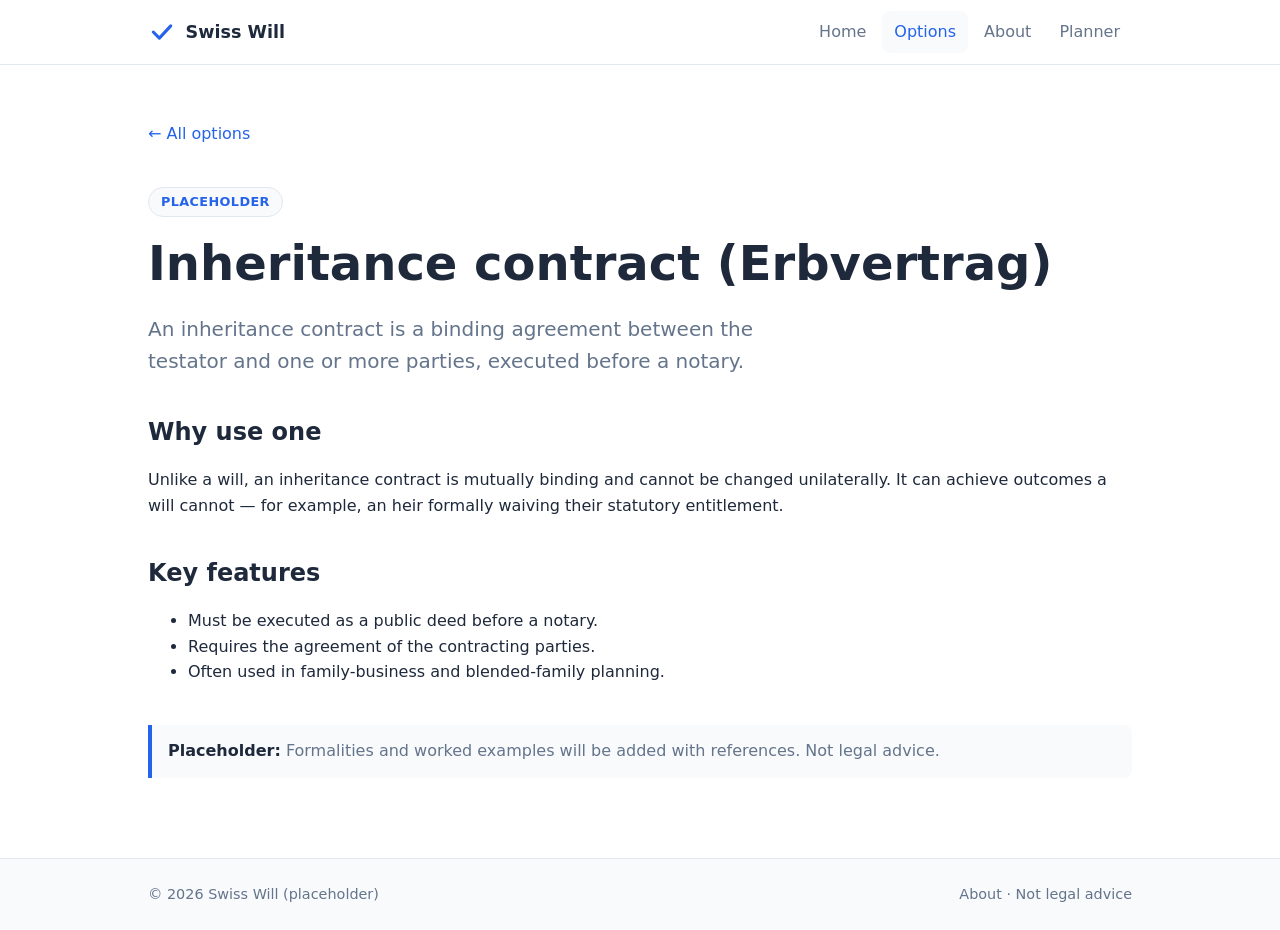
<file: options/inheritance-contract/index.html>
<!doctype html>
<html lang="en">
  <head>
    <meta charset="utf-8" />
    <meta name="viewport" content="width=device-width, initial-scale=1" />
    <meta name="color-scheme" content="light dark" />
    <title>Inheritance contract — Swiss Will</title>
    <meta
      name="description"
      content="Placeholder overview of the Swiss inheritance contract (Erbvertrag)."
    />
    <link rel="icon" href="/assets/favicon.svg" type="image/svg+xml" />
    <link rel="stylesheet" href="/assets/css/styles.css" />
    <script defer src="/assets/js/main.js"></script>
  </head>
  <body data-page="options">
    <a class="skip-link" href="#main">Skip to content</a>

    <header class="site-header">
      <div class="container">
        <a class="brand" href="/">
          <img src="/assets/favicon.svg" alt="" />
          <span>Swiss Will</span>
        </a>
        <button
          class="nav-toggle"
          type="button"
          aria-expanded="false"
          aria-controls="primary-nav"
        >
          Menu
        </button>
        <nav class="site-nav" id="primary-nav" aria-label="Primary">
          <ul>
            <li><a data-nav="home" href="/">Home</a></li>
            <li><a data-nav="options" href="/options/">Options</a></li>
            <li><a data-nav="about" href="/about/">About</a></li>
            <li><a data-nav="planner" href="/planner/">Planner</a></li>
          </ul>
        </nav>
      </div>
    </header>

    <main id="main">
      <div class="container">
        <p><a href="/options/">&larr; All options</a></p>
        <section class="hero">
          <span class="badge">Placeholder</span>
          <h1>Inheritance contract (Erbvertrag)</h1>
          <p class="lead">
            An inheritance contract is a binding agreement between the testator
            and one or more parties, executed before a notary.
          </p>
        </section>

        <section>
          <h2>Why use one</h2>
          <p>
            Unlike a will, an inheritance contract is mutually binding and cannot
            be changed unilaterally. It can achieve outcomes a will cannot — for
            example, an heir formally waiving their statutory entitlement.
          </p>
        </section>

        <section>
          <h2>Key features</h2>
          <ul>
            <li>Must be executed as a public deed before a notary.</li>
            <li>Requires the agreement of the contracting parties.</li>
            <li>Often used in family-business and blended-family planning.</li>
          </ul>
        </section>

        <section>
          <p class="note">
            <strong>Placeholder:</strong> Formalities and worked examples will be
            added with references. Not legal advice.
          </p>
        </section>
      </div>
    </main>

    <footer class="site-footer">
      <div class="container">
        <span>&copy; <span data-year>2026</span> Swiss Will (placeholder)</span>
        <span><a href="/about/">About</a> &middot; Not legal advice</span>
      </div>
    </footer>
  </body>
</html>
</file>
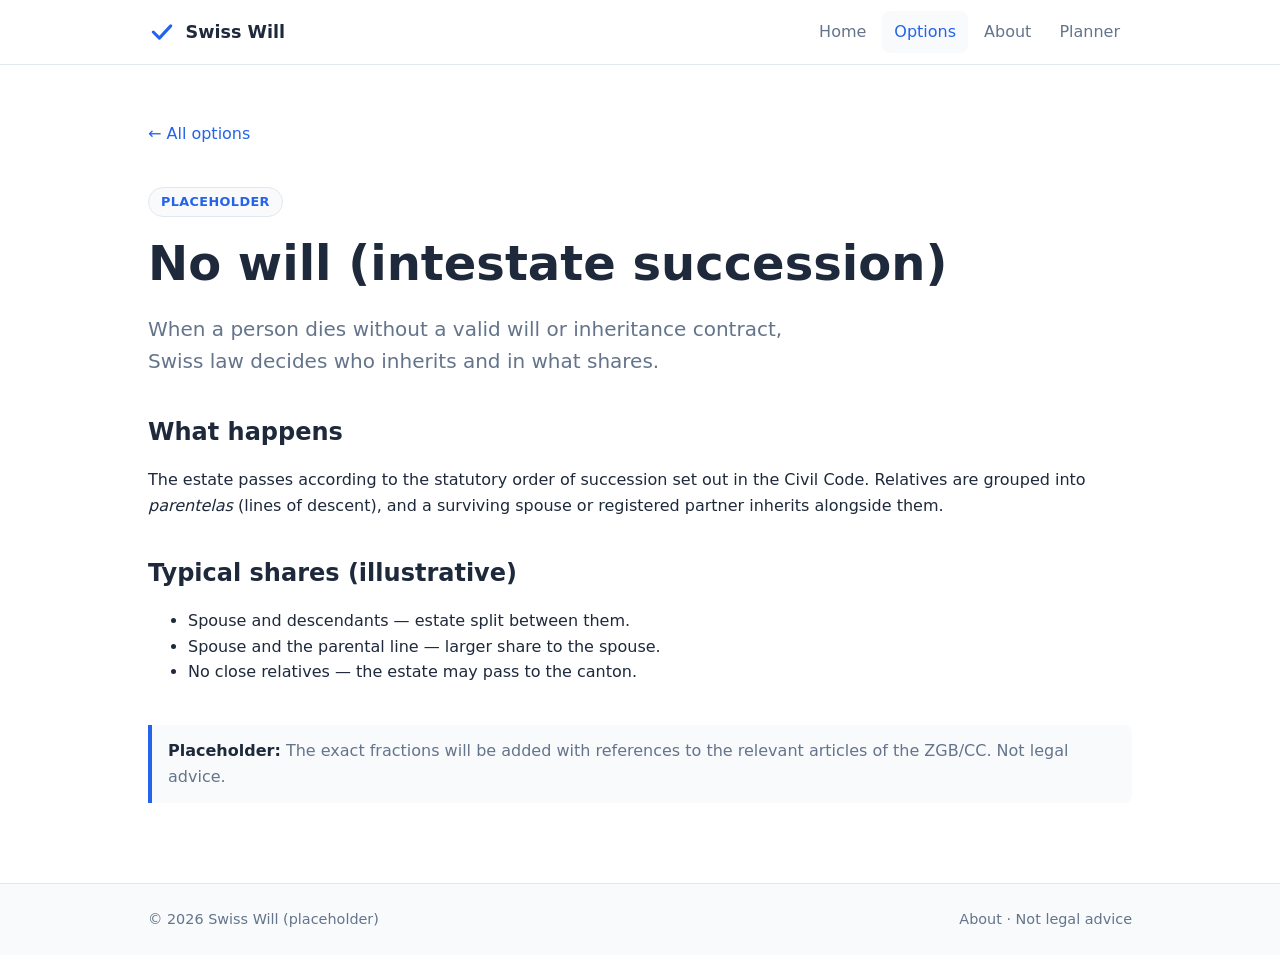
<file: options/intestate/index.html>
<!doctype html>
<html lang="en">
  <head>
    <meta charset="utf-8" />
    <meta name="viewport" content="width=device-width, initial-scale=1" />
    <meta name="color-scheme" content="light dark" />
    <title>No will (intestate) — Swiss Will</title>
    <meta
      name="description"
      content="Placeholder overview of intestate succession under Swiss law."
    />
    <link rel="icon" href="/assets/favicon.svg" type="image/svg+xml" />
    <link rel="stylesheet" href="/assets/css/styles.css" />
    <script defer src="/assets/js/main.js"></script>
  </head>
  <body data-page="options">
    <a class="skip-link" href="#main">Skip to content</a>

    <header class="site-header">
      <div class="container">
        <a class="brand" href="/">
          <img src="/assets/favicon.svg" alt="" />
          <span>Swiss Will</span>
        </a>
        <button
          class="nav-toggle"
          type="button"
          aria-expanded="false"
          aria-controls="primary-nav"
        >
          Menu
        </button>
        <nav class="site-nav" id="primary-nav" aria-label="Primary">
          <ul>
            <li><a data-nav="home" href="/">Home</a></li>
            <li><a data-nav="options" href="/options/">Options</a></li>
            <li><a data-nav="about" href="/about/">About</a></li>
            <li><a data-nav="planner" href="/planner/">Planner</a></li>
          </ul>
        </nav>
      </div>
    </header>

    <main id="main">
      <div class="container">
        <p><a href="/options/">&larr; All options</a></p>
        <section class="hero">
          <span class="badge">Placeholder</span>
          <h1>No will (intestate succession)</h1>
          <p class="lead">
            When a person dies without a valid will or inheritance contract,
            Swiss law decides who inherits and in what shares.
          </p>
        </section>

        <section>
          <h2>What happens</h2>
          <p>
            The estate passes according to the statutory order of succession set
            out in the Civil Code. Relatives are grouped into <em>parentelas</em>
            (lines of descent), and a surviving spouse or registered partner
            inherits alongside them.
          </p>
        </section>

        <section>
          <h2>Typical shares (illustrative)</h2>
          <ul>
            <li>Spouse and descendants — estate split between them.</li>
            <li>Spouse and the parental line — larger share to the spouse.</li>
            <li>No close relatives — the estate may pass to the canton.</li>
          </ul>
        </section>

        <section>
          <p class="note">
            <strong>Placeholder:</strong> The exact fractions will be added with
            references to the relevant articles of the ZGB/CC. Not legal advice.
          </p>
        </section>
      </div>
    </main>

    <footer class="site-footer">
      <div class="container">
        <span>&copy; <span data-year>2026</span> Swiss Will (placeholder)</span>
        <span><a href="/about/">About</a> &middot; Not legal advice</span>
      </div>
    </footer>
  </body>
</html>
</file>
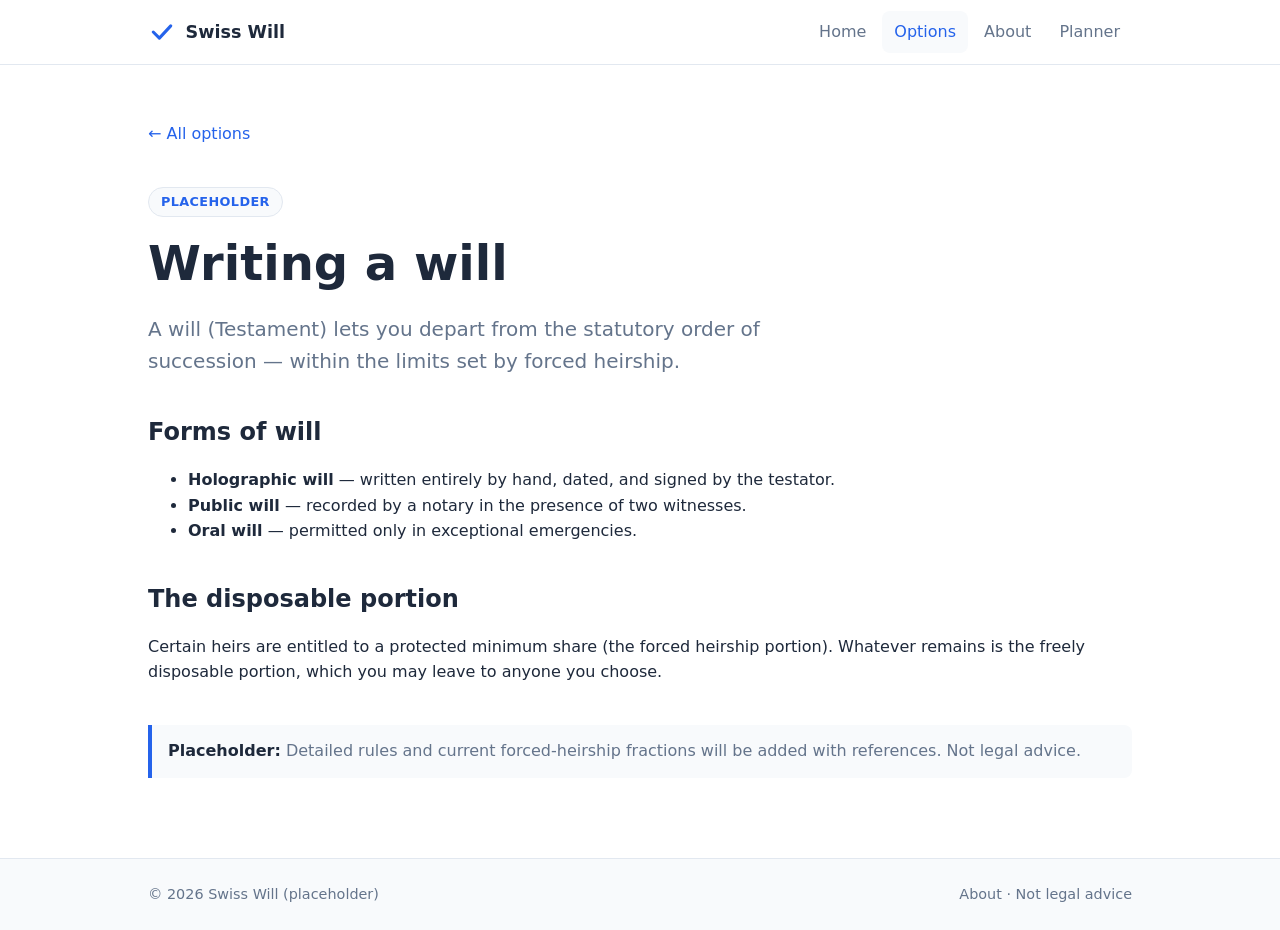
<file: options/will/index.html>
<!doctype html>
<html lang="en">
  <head>
    <meta charset="utf-8" />
    <meta name="viewport" content="width=device-width, initial-scale=1" />
    <meta name="color-scheme" content="light dark" />
    <title>Writing a will — Swiss Will</title>
    <meta
      name="description"
      content="Placeholder overview of writing a will under Swiss law."
    />
    <link rel="icon" href="/assets/favicon.svg" type="image/svg+xml" />
    <link rel="stylesheet" href="/assets/css/styles.css" />
    <script defer src="/assets/js/main.js"></script>
  </head>
  <body data-page="options">
    <a class="skip-link" href="#main">Skip to content</a>

    <header class="site-header">
      <div class="container">
        <a class="brand" href="/">
          <img src="/assets/favicon.svg" alt="" />
          <span>Swiss Will</span>
        </a>
        <button
          class="nav-toggle"
          type="button"
          aria-expanded="false"
          aria-controls="primary-nav"
        >
          Menu
        </button>
        <nav class="site-nav" id="primary-nav" aria-label="Primary">
          <ul>
            <li><a data-nav="home" href="/">Home</a></li>
            <li><a data-nav="options" href="/options/">Options</a></li>
            <li><a data-nav="about" href="/about/">About</a></li>
            <li><a data-nav="planner" href="/planner/">Planner</a></li>
          </ul>
        </nav>
      </div>
    </header>

    <main id="main">
      <div class="container">
        <p><a href="/options/">&larr; All options</a></p>
        <section class="hero">
          <span class="badge">Placeholder</span>
          <h1>Writing a will</h1>
          <p class="lead">
            A will (Testament) lets you depart from the statutory order of
            succession — within the limits set by forced heirship.
          </p>
        </section>

        <section>
          <h2>Forms of will</h2>
          <ul>
            <li>
              <strong>Holographic will</strong> — written entirely by hand,
              dated, and signed by the testator.
            </li>
            <li>
              <strong>Public will</strong> — recorded by a notary in the presence
              of two witnesses.
            </li>
            <li>
              <strong>Oral will</strong> — permitted only in exceptional
              emergencies.
            </li>
          </ul>
        </section>

        <section>
          <h2>The disposable portion</h2>
          <p>
            Certain heirs are entitled to a protected minimum share (the forced
            heirship portion). Whatever remains is the freely disposable portion,
            which you may leave to anyone you choose.
          </p>
        </section>

        <section>
          <p class="note">
            <strong>Placeholder:</strong> Detailed rules and current
            forced-heirship fractions will be added with references. Not legal
            advice.
          </p>
        </section>
      </div>
    </main>

    <footer class="site-footer">
      <div class="container">
        <span>&copy; <span data-year>2026</span> Swiss Will (placeholder)</span>
        <span><a href="/about/">About</a> &middot; Not legal advice</span>
      </div>
    </footer>
  </body>
</html>
</file>
<file: assets/css/styles.css>
/* ==========================================================================
   Swiss Will — placeholder site stylesheet
   No framework. Plain CSS with custom properties and light/dark support.
   ========================================================================== */

/* --- Design tokens ------------------------------------------------------- */
:root {
  color-scheme: light dark;

  --color-bg: #ffffff;
  --color-surface: #f8fafc;
  --color-text: #1e293b;
  --color-muted: #64748b;
  --color-accent: #2563eb;
  --color-accent-contrast: #ffffff;
  --color-border: #e2e8f0;

  --max-width: 64rem;
  --radius: 0.5rem;
  --space: 1rem;
  --shadow: 0 1px 2px rgba(15, 23, 42, 0.06), 0 4px 12px rgba(15, 23, 42, 0.05);

  --font-sans: system-ui, -apple-system, "Segoe UI", Roboto, Helvetica, Arial,
    sans-serif;
}

@media (prefers-color-scheme: dark) {
  :root {
    --color-bg: #0f172a;
    --color-surface: #1e293b;
    --color-text: #e2e8f0;
    --color-muted: #94a3b8;
    --color-accent: #60a5fa;
    --color-accent-contrast: #0f172a;
    --color-border: #1e293b;
    --shadow: 0 1px 2px rgba(0, 0, 0, 0.3), 0 4px 12px rgba(0, 0, 0, 0.35);
  }
}

/* --- Base ---------------------------------------------------------------- */
*,
*::before,
*::after {
  box-sizing: border-box;
}

html {
  scroll-behavior: smooth;
}

body {
  margin: 0;
  font-family: var(--font-sans);
  line-height: 1.6;
  background-color: var(--color-bg);
  color: var(--color-text);
  -webkit-font-smoothing: antialiased;
  display: flex;
  flex-direction: column;
  min-height: 100vh;
}

h1,
h2,
h3 {
  line-height: 1.25;
  font-weight: 700;
}

a {
  color: var(--color-accent);
  text-decoration: none;
}

a:hover,
a:focus-visible {
  text-decoration: underline;
}

:focus-visible {
  outline: 2px solid var(--color-accent);
  outline-offset: 2px;
  border-radius: 2px;
}

img {
  max-width: 100%;
  height: auto;
}

/* Visually-hidden but accessible */
.visually-hidden {
  position: absolute;
  width: 1px;
  height: 1px;
  padding: 0;
  margin: -1px;
  overflow: hidden;
  clip: rect(0, 0, 0, 0);
  white-space: nowrap;
  border: 0;
}

.skip-link {
  position: absolute;
  left: 0.5rem;
  top: -3rem;
  background: var(--color-accent);
  color: var(--color-accent-contrast);
  padding: 0.5rem 0.75rem;
  border-radius: var(--radius);
  transition: top 0.15s ease;
  z-index: 100;
}

.skip-link:focus {
  top: 0.5rem;
}

/* --- Layout containers --------------------------------------------------- */
.container {
  width: 100%;
  max-width: var(--max-width);
  margin-inline: auto;
  padding-inline: 1.25rem;
}

main {
  flex: 1 0 auto;
  padding-block: 2.5rem;
}

section {
  margin-block: 2.5rem;
}

.lead {
  font-size: 1.15rem;
  color: var(--color-muted);
  max-width: 42rem;
}

/* --- Site header / navigation ------------------------------------------- */
.site-header {
  border-bottom: 1px solid var(--color-border);
  background-color: var(--color-bg);
  position: sticky;
  top: 0;
  z-index: 50;
}

.site-header .container {
  display: flex;
  align-items: center;
  justify-content: space-between;
  gap: 1rem;
  min-height: 4rem;
}

.brand {
  display: inline-flex;
  align-items: center;
  gap: 0.6rem;
  font-weight: 700;
  font-size: 1.1rem;
  color: var(--color-text);
}

.brand:hover,
.brand:focus-visible {
  text-decoration: none;
}

.brand img {
  width: 1.75rem;
  height: 1.75rem;
}

.nav-toggle {
  display: none;
  background: none;
  border: 1px solid var(--color-border);
  border-radius: var(--radius);
  padding: 0.4rem 0.6rem;
  color: var(--color-text);
  cursor: pointer;
  font-size: 1rem;
}

.site-nav ul {
  list-style: none;
  display: flex;
  gap: 0.25rem;
  margin: 0;
  padding: 0;
}

.site-nav a {
  display: block;
  padding: 0.5rem 0.75rem;
  border-radius: var(--radius);
  color: var(--color-muted);
  font-weight: 500;
}

.site-nav a:hover,
.site-nav a:focus-visible {
  color: var(--color-text);
  background-color: var(--color-surface);
  text-decoration: none;
}

.site-nav a[aria-current="page"] {
  color: var(--color-accent);
  background-color: var(--color-surface);
}

/* --- Hero ---------------------------------------------------------------- */
.hero h1 {
  font-size: clamp(2rem, 5vw, 3rem);
  margin: 0 0 0.75rem;
}

.hero .lead {
  font-size: 1.25rem;
}

.badge {
  display: inline-block;
  font-size: 0.8rem;
  font-weight: 600;
  letter-spacing: 0.03em;
  text-transform: uppercase;
  color: var(--color-accent);
  background-color: var(--color-surface);
  border: 1px solid var(--color-border);
  border-radius: 999px;
  padding: 0.25rem 0.75rem;
  margin-bottom: 1rem;
}

/* --- Buttons ------------------------------------------------------------- */
.btn {
  display: inline-block;
  padding: 0.6rem 1.1rem;
  border-radius: var(--radius);
  font-weight: 600;
  border: 1px solid transparent;
  cursor: pointer;
}

.btn-primary {
  background-color: var(--color-accent);
  color: var(--color-accent-contrast);
}

.btn-primary:hover,
.btn-primary:focus-visible {
  text-decoration: none;
  filter: brightness(1.05);
}

.btn-secondary {
  background-color: transparent;
  border-color: var(--color-border);
  color: var(--color-text);
}

.btn-secondary:hover,
.btn-secondary:focus-visible {
  text-decoration: none;
  background-color: var(--color-surface);
}

.btn-row {
  display: flex;
  flex-wrap: wrap;
  gap: 0.75rem;
  margin-top: 1.5rem;
}

/* --- Cards / grid -------------------------------------------------------- */
.card-grid {
  display: grid;
  gap: 1.25rem;
  grid-template-columns: repeat(auto-fit, minmax(15rem, 1fr));
  padding: 0;
  margin: 0;
  list-style: none;
}

.card {
  display: flex;
  flex-direction: column;
  background-color: var(--color-surface);
  border: 1px solid var(--color-border);
  border-radius: var(--radius);
  padding: 1.25rem;
  box-shadow: var(--shadow);
  transition: transform 0.12s ease, box-shadow 0.12s ease;
}

.card:hover {
  transform: translateY(-2px);
}

.card h3 {
  margin: 0 0 0.4rem;
  font-size: 1.15rem;
}

.card p {
  margin: 0 0 1rem;
  color: var(--color-muted);
  flex: 1;
}

.card a {
  font-weight: 600;
}

/* --- Callout / placeholder note ----------------------------------------- */
.note {
  border-left: 4px solid var(--color-accent);
  background-color: var(--color-surface);
  padding: 0.85rem 1rem;
  border-radius: 0 var(--radius) var(--radius) 0;
  color: var(--color-muted);
}

.note strong {
  color: var(--color-text);
}

/* --- Site footer --------------------------------------------------------- */
.site-footer {
  flex-shrink: 0;
  border-top: 1px solid var(--color-border);
  background-color: var(--color-surface);
  color: var(--color-muted);
  font-size: 0.9rem;
}

.site-footer .container {
  display: flex;
  flex-wrap: wrap;
  gap: 0.5rem 1.5rem;
  justify-content: space-between;
  align-items: center;
  padding-block: 1.5rem;
}

.site-footer a {
  color: var(--color-muted);
}

.site-footer a:hover {
  color: var(--color-text);
}

/* --- Responsive nav ------------------------------------------------------ */
@media (max-width: 40rem) {
  .nav-toggle {
    display: inline-block;
  }

  .site-nav {
    position: absolute;
    top: 4rem;
    left: 0;
    right: 0;
    background-color: var(--color-bg);
    border-bottom: 1px solid var(--color-border);
    display: none;
  }

  .site-nav.is-open {
    display: block;
  }

  .site-nav ul {
    flex-direction: column;
    padding: 0.5rem 1.25rem 1rem;
    gap: 0.1rem;
  }

  .site-nav a {
    padding: 0.7rem 0.75rem;
  }
}
</file>
